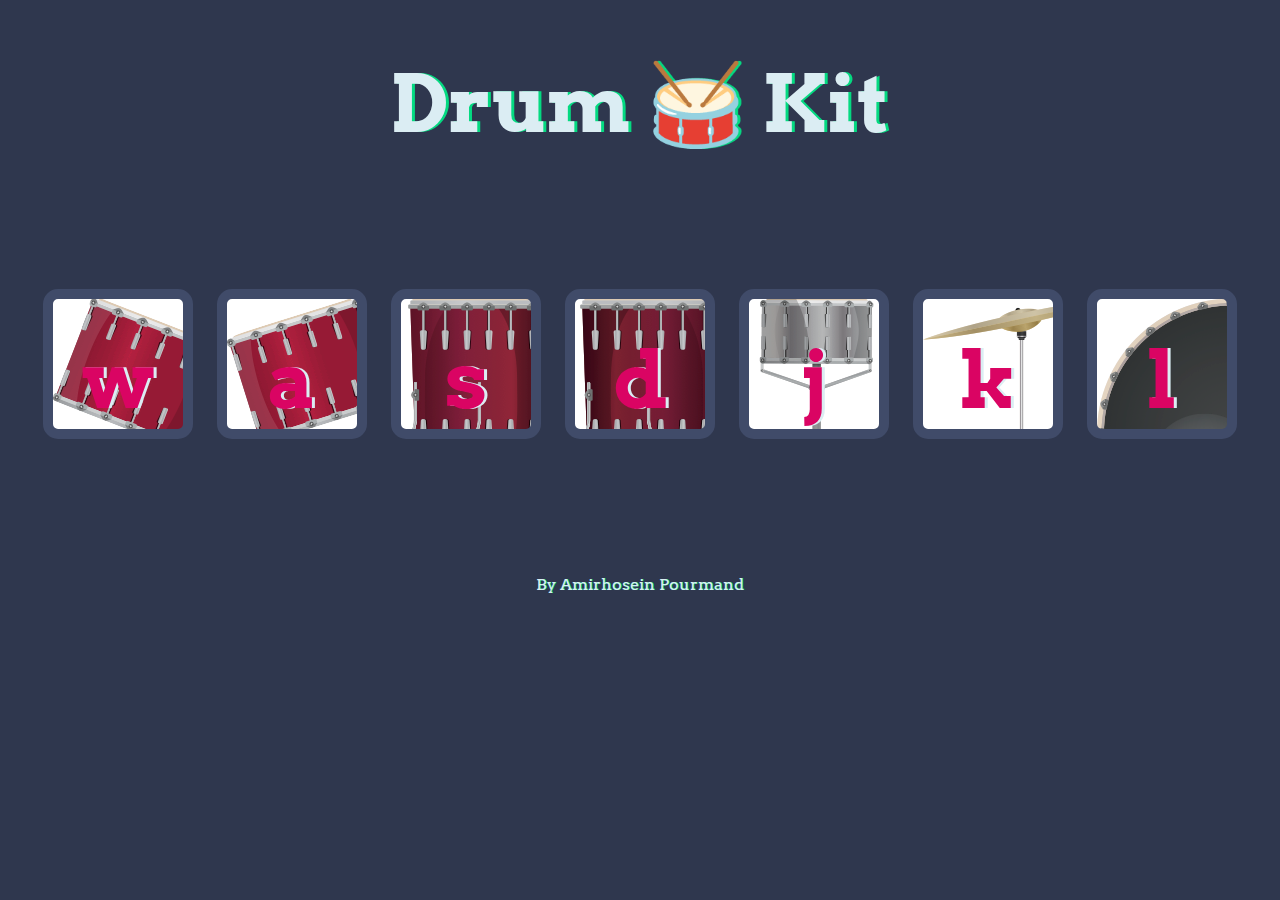
<file: Drum Kit/index.html>
<!DOCTYPE html>
<html lang="en" dir="ltr">

<head>
  <meta charset="utf-8">
  <title>Drum Kit</title>
  <link rel="stylesheet" href="styles.css">
  <link href="https://fonts.googleapis.com/css?family=Arvo" rel="stylesheet">
</head>

<body>

  <h1 id="title">Drum 🥁 Kit</h1>
  <div class="set">
    <button class="w drum">w</button>
    <button class="a drum">a</button>
    <button class="s drum">s</button>
    <button class="d drum">d</button>
    <button class="j drum">j</button>
    <button class="k drum">k</button>
    <button class="l drum">l</button>
  </div>


  <footer>
    By Amirhosein Pourmand
  </footer>
  <script src="index.js" charset="utf-8"></script>
</body>

</html>
</file>
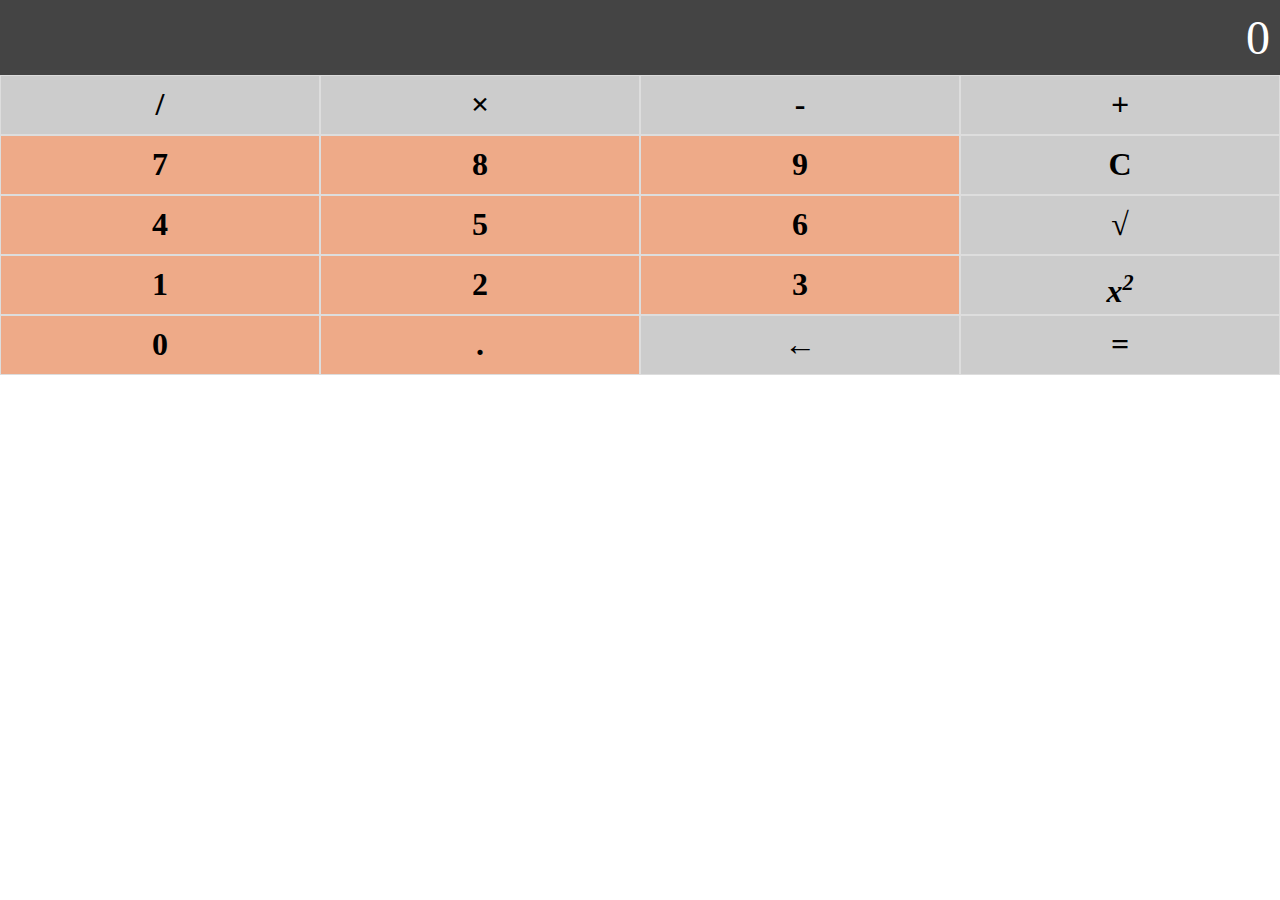
<file: Calculator/claculator.html>
<!DOCTYPE html>
<html lang="en">
<head>
    <meta charset="UTF-8">
    <meta name="viewport" content="width=device-width, initial-scale=1.0">
    <title>Calculator</title>
    <link rel="stylesheet" href="claculator.css" />
</head>
<body>
    <div id="main">
        <p id="display">0</p>

        <div id="buttons">
            <span id="divide">/</span>
            <span id="multiply">×</span>
            <span id="minus">-</span>
            <span id="plus">+</span>
            <span class="btn-number" data-input="7">7</span>
            <span class="btn-number" data-input="8">8</span>
            <span class="btn-number" data-input="9">9</span>
            <span id="clear">C</span>
            <span class="btn-number" data-input="4">4</span>
            <span class="btn-number" data-input="5">5</span>
            <span class="btn-number" data-input="6">6</span>
            <span id="root">√</span>
            <span class="btn-number" data-input="1">1</span>
            <span class="btn-number" data-input="2">2</span>
            <span class="btn-number" data-input="3">3</span>
            <span id="square"><i>x<sup><small>2</small></sup></i></span>
            <span class="btn-number" data-input="0">0</span>
            <span class="btn-number" data-input=".">.</span>
            <span id="backspace">←</span>
            <span id="equal1">=</span>
        </div>
    </div>
    <script src="claculator.js"></script>
</body>
</html>
</file>
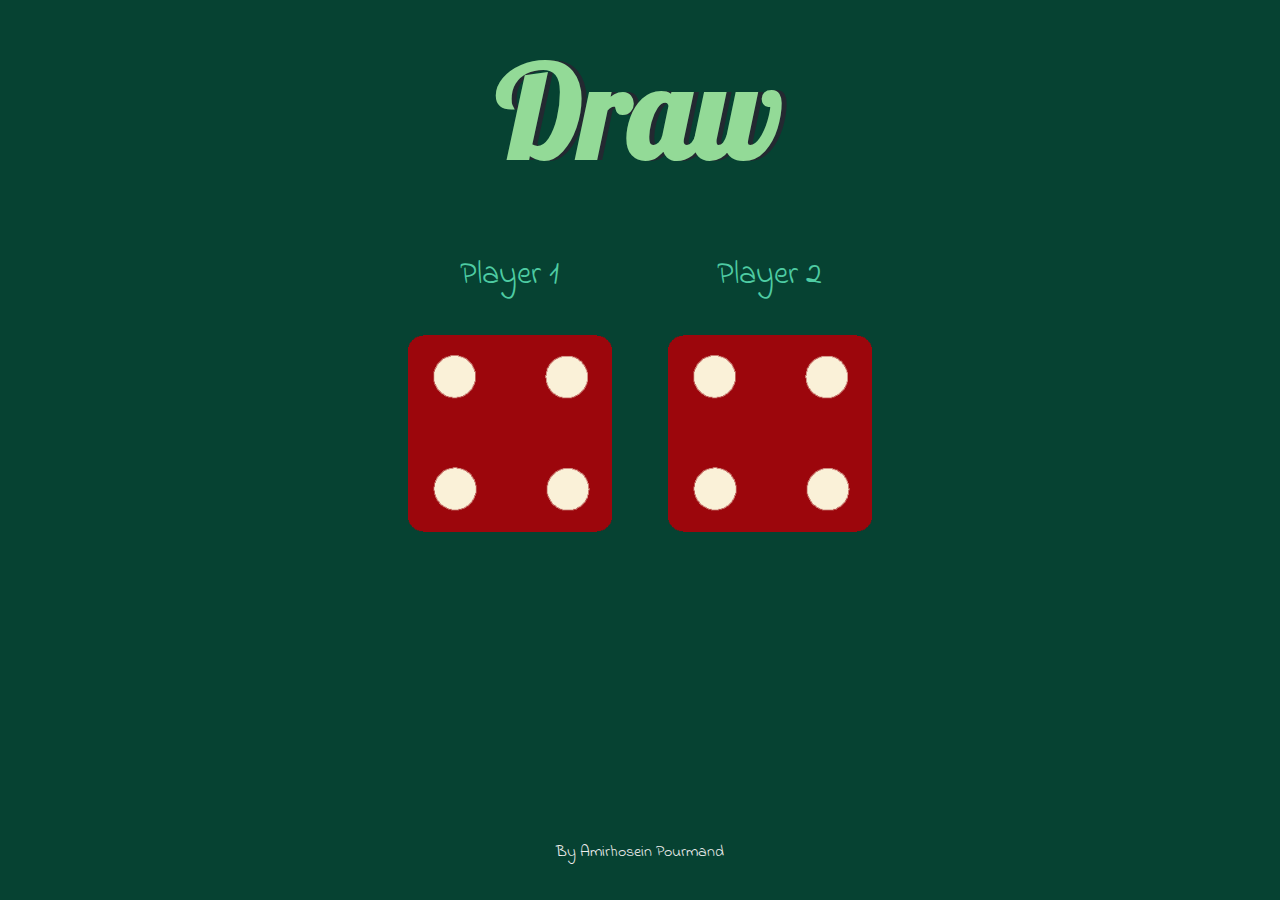
<file: Dice Game/dice.html>
<!DOCTYPE html>
<html lang="en" dir="ltr">
  <head>
    <meta charset="utf-8" />
    <title>Dicee</title>
    <link rel="stylesheet" href="styles.css" />
    <link
      href="https://fonts.googleapis.com/css?family=Indie+Flower|Lobster"
      rel="stylesheet"
    />
  </head>
  <body>
    <div class="container">
      <h1>Refresh Me</h1>

      <div class="dice">
        <p>Player 1</p>
        <img class="img1" src="./Images/dice6.png" />
      </div>

      <div class="dice">
        <p>Player 2</p>
        <img class="img2" src="./Images/dice6.png" />
      </div>
    </div>
    
    <script src="dice.js" charset="utf-8"></script>
    <footer>By Amirhosein Pourmand</footer>
  </body>
</html>
</file>
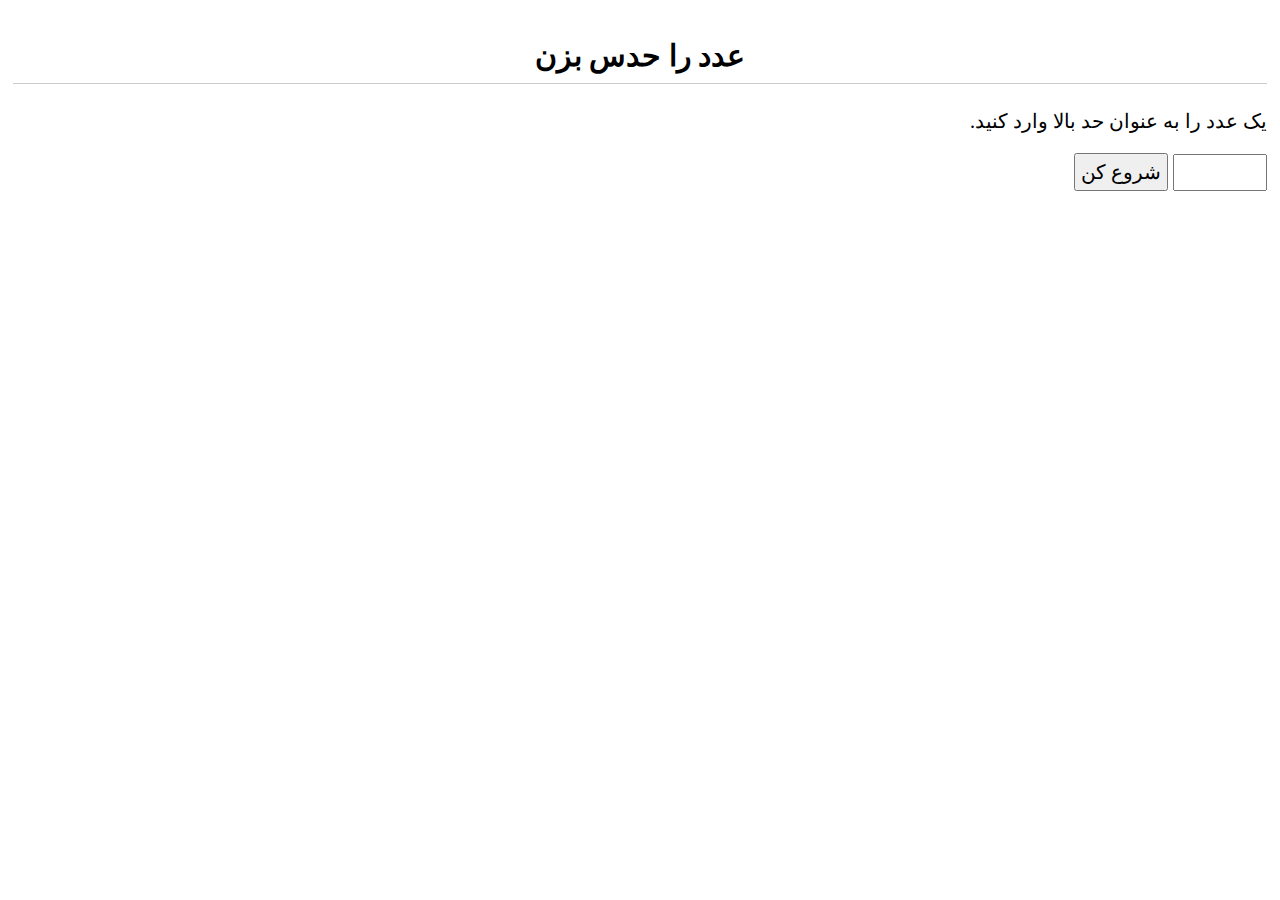
<file: Guess Number/guess-number.html>
<!DOCTYPE html>
<html lang="en">
<head>
    <meta charset="UTF-8">
    <meta name="viewport" content="width=device-width, initial-scale=1.0">
    <title>Guess the Number</title>
    <link rel="stylesheet" href="guess-number.css" />
</head>
<body>
    <div id="main">
        <h2>عدد را حدس بزن</h2>

        <div id="stage1">
            <p>یک عدد را به عنوان حد بالا وارد کنید.</p>
            <input type="text" id="maximum" />
            <button type="button" id="start">شروع کن</button>
        </div>

        <div id="stage2" class="hidden">
            <p>شما <span id="chances">0</span> بار فرصت حدس زدن دارید.</p>
            <input type="text" id="guess-number" />
            <button type="button" id="guess-button">حدس بزن</button>
            <p id="status">حدس های شما : </p>
        </div>
    </div>
    
    <script src="guess-number.js"></script>
</body>
</html>
</file>
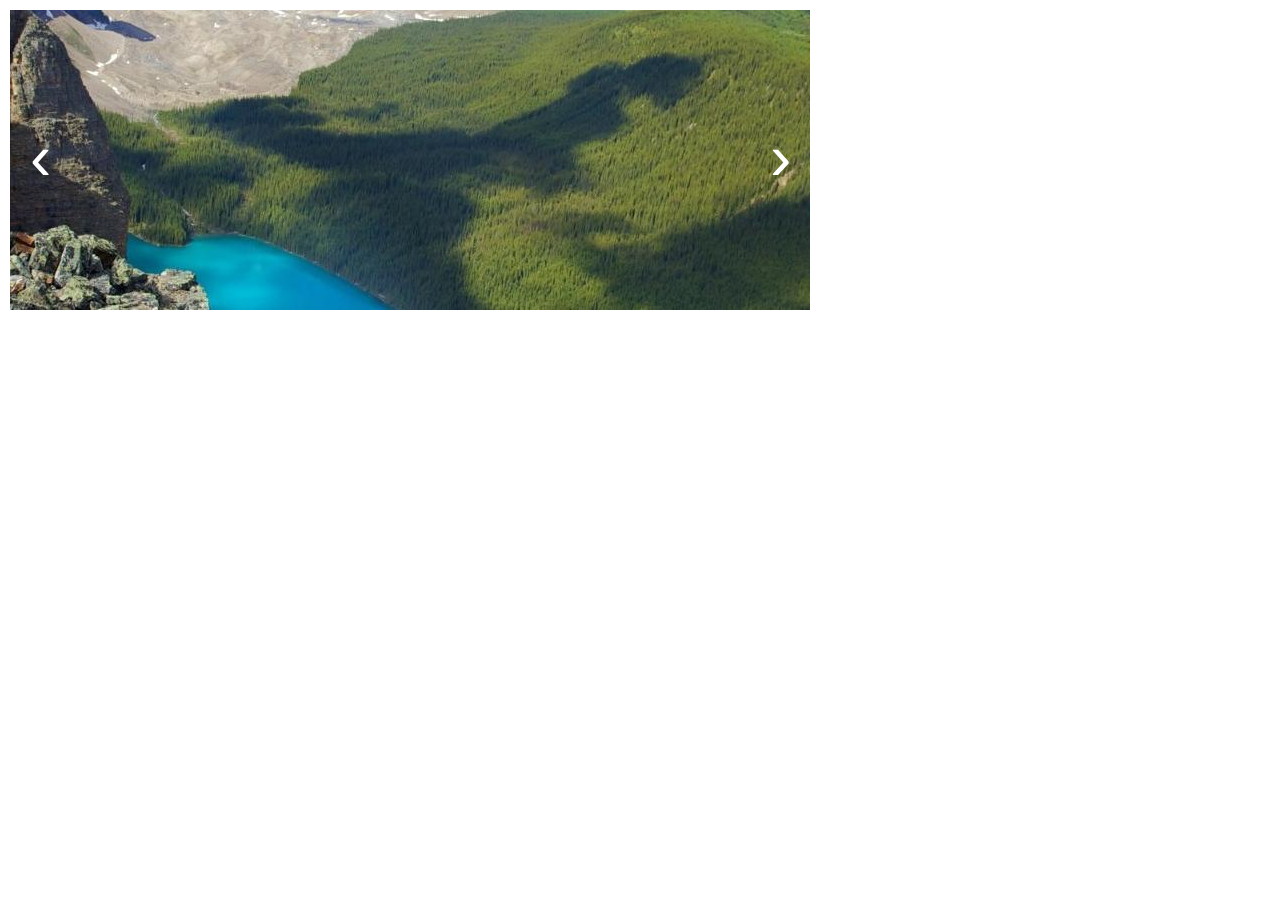
<file: Slider/slider.html>
<!DOCTYPE html>
<html lang="en">
<head>
    <meta charset="UTF-8">
    <title>Slider</title>
    <link rel="stylesheet" href="slider.css" />
</head>
<body>
    <div id="main">
        <div id="slider">
            <div id="slides">
                <div class="slide" style="left: 0">
                    <img src="./images/1.jpg" />
                </div>
                <div class="slide" style="left: 0">
                    <img src="./images/2.jpg" />
                </div>
                <div class="slide" style="left: 0">
                    <img src="./images/3.jpg" />
                </div>
                <div class="slide" style="left: 0">
                    <img src="./images/4.jpg" />
                </div>
            </div>
            <div>
                <button type="button" id="previous">&lsaquo;</button>
                <button type="button" id="next">&rsaquo;</button>
            </div>        
        </div>        
    </div>
    <script src="slider.js"></script>
</body>
</html>
</file>
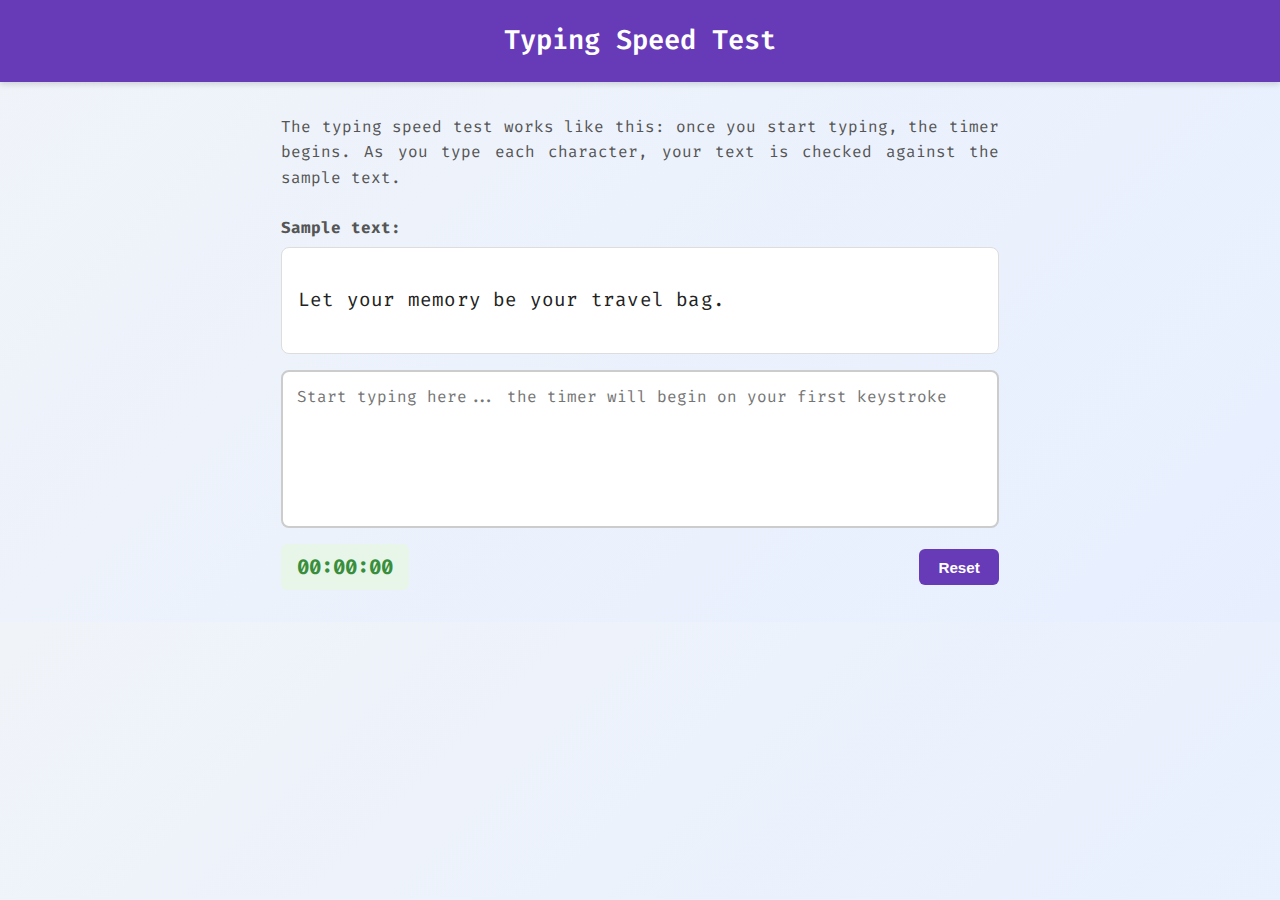
<file: Typing Speed Test/typing-speed-test.html>
<!DOCTYPE html>
<html lang="en-US" dir="ltr">

<head>
    <meta charset="UTF-8">
    <meta name="viewport" content="width=device-width, initial-scale=1">
    <title>Typing Speed Test</title>
    <link href="https://fonts.googleapis.com/css2?family=Fira+Code:wght@400;600&display=swap" rel="stylesheet">
    <link rel="stylesheet" href="typing-speed-test.css">
</head>

<body>
    <header class="masthead">
        <h1>Typing Speed Test</h1>
    </header>
    <main class="main">
        <article class="intro">
            <p>
                The typing speed test works like this: once you start typing, the timer begins.  
                As you type each character, your text is checked against the sample text.
            </p>
        </article>
        <section class="test-area">
            <div class="pattern" >
                Sample text:
            </div>
            <div id="origin-text">
                <p></p>
            </div>

            <div class="test-wrapper">
                <textarea id="test-area" name="textarea" rows="6" placeholder="Start typing here... the timer will begin on your first keystroke"></textarea>
            </div>

            <div class="meta">
                <section id="clock">
                    <div class="timer">00:00:00</div>
                </section>

                <button id="reset">Reset</button>
            </div>
        </section>
    </main>

    <script src="typing-speed-test.js" charset="UTF-8"></script>
</body>

</html>
</file>
<file: Drum Kit/styles.css>
body {
  text-align: center;
  background-color: #2f374e;
}

h1 {
  font-size: 5rem;
  color: #DBEDF3;
  font-family: "Arvo", cursive;
  text-shadow: 3px 0 #04da81;

}

footer {
  color: #DBEDF3;
  font-family: "Arvo", cursive;
  text-shadow: 1px 0 #04da81;
}

.w {
  background-image: url("images/tom1.png");
}

.a {
  background-image: url("images/tom2.png");
}

.s {
  background-image: url("images/tom3.png");
}

.d {
  background-image: url("images/tom4.png");
}

.j {
  background-image: url("images/snare.png");
}

.k {
  background-image: url("images/crash.png");
}

.l {
  background-image: url("images/kick.png");
}

.set {
  margin: 10% auto;
}

.game-over {
  background-color: red;
  opacity: 0.8;
}

.pressed {
  box-shadow: 0 3px 4px 0 #DBEDF3;
  opacity: 0.5;
}

.red {
  color: red;
}

.drum {
  outline: none;
  border: 10px solid #404B69;
  font-size: 5rem;
  font-family: 'Arvo', cursive;
  line-height: 2;
  font-weight: 900;
  color: #DA0463;
  text-shadow: 3px 0 #DBEDF3;
  border-radius: 15px;
  display: inline-block;
  width: 150px;
  height: 150px;
  text-align: center;
  margin: 10px;
  background-color: white;
}
</file>
<file: Calculator/claculator.css>
*{
    padding: 0;
    margin: 0;
    box-sizing: border-box;
    border: 0;
}
#margin{
    width: 90%;
    margin: 10px;
    max-width: 800px;
}
#display{
    background-color: #444;
    font-size: 48px;
    padding: 10px;
    text-align: right;
    color: white;
}
#buttons span{
    width: 25%;
    height: 60px;
    float: left;
    font-weight: bold;
    padding: 10px;
    text-align: center;
    font-size: 32px;
    border: 1px solid #ddd;
    cursor: pointer;
    transition-duration: 0.4s;
    background-color: #ccc;
    user-select: none;
    -moz-user-select: none;
    -ms-user-select: none;
}
#buttons span:hover{
    background-color: #68a;
}
#buttons .btn-number{
    background-color: #ea8;
}
</file>
<file: Dice Game/styles.css>
.container {
  width: 70%;
  margin: auto;
  text-align: center;
}

.dice {
  text-align: center;
  display: inline-block;

}

body {
  background-color: #064232;
}

h1 {
  margin: 30px;
  font-family: 'Lobster', cursive;
  text-shadow: 5px 0 #232931;
  font-size: 8rem;
  color: #93DA97;
}

p {
  font-size: 2rem;
  color: #4ECCA3;
  font-family: 'Indie Flower', cursive;
}

img {
  width: 80%;
}

footer {
  margin-top: 300px;
  color: #EEEEEE;
  text-align: center;
  font-family: 'Indie Flower', cursive;
}
</file>
<file: Guess Number/guess-number.css>
body, button, input{
    font-size: 20px;
    direction: rtl;
    font-family: Tahoma;
    padding: 5px;
}
input{
    width: 80px;
}
h2{
    text-align: center;
    border-bottom: 1px solid #ccc;
    padding-bottom: 10px;
}
#chances{
    font-weight: bold;
    color: red;
}
.blue{
    color: blue;
}
.red{
    color: red;
}
.hidden{
    display: none;
}
</file>
<file: Slider/slider.css>
*{
    padding: 0;
    margin: 0;
}
#slider{
    margin: 10px;
    width: 800px;
    height: 300px;
    overflow: hidden;
    position: relative;    
}
.slide{
    position: absolute;
}
button{
    font-size: 64px;
    color: white;
    background: transparent;
    border: none;    
    outline: none;    
    cursor: pointer;
    position: absolute;
    top: 110px;
    transition-duration: 0.3s;
}
#next{
    left: 760px;
}
#previous{
    left: 20px;
}
button:hover{
    color: lightgreen;
}
</file>
<file: Typing Speed Test/typing-speed-test.css>
* {
  box-sizing: border-box;
}

body {
  margin: 0;
  font-family: "Fira Code", monospace;
  background: linear-gradient(135deg, #f0f4f9, #e7efff);
  color: #222;
  line-height: 1.6;
  direction: ltr;
  text-align: left;
}

header.masthead {
  background: #673ab7;
  color: #fff;
  padding: 1.2rem;
  text-align: center;
  box-shadow: 0 2px 6px rgba(0,0,0,0.15);
}

header h1 {
  margin: 0;
  font-size: 1.7rem;
  font-weight: 600;
}

main {
  max-width: 750px;
  margin: 2rem auto;
  padding: 0 1rem;
}

.intro p {
  margin-bottom: 1.5rem;
  font-size: 1rem;
  color: #555;
  text-align: justify;
}

.pattern {
  margin: 1rem 0 0.4rem;
  font-weight: bold;
  color: #555;
}

#origin-text {
  background: #fff;
  border: 1px solid #ddd;
  border-radius: 8px;
  padding: 1rem;
  margin-bottom: 1rem;
  font-size: 1.2rem;
  line-height: 1.8;
  text-align: left;
  direction: ltr;
  letter-spacing: 0.2px;
  word-spacing: 0px;
}

.test-wrapper {
  border: 2px solid #ccc;
  border-radius: 8px;
  background: #fff;
  transition: border-color 0.3s;
}

.test-wrapper textarea {
  width: 100%;
  border: none;
  outline: none;
  padding: 0.9rem;
  font-size: 1rem;
  resize: none;
  font-family: inherit;
  display: block;
  background: transparent;
  direction: ltr;
  text-align: left;
}

.meta {
  display: flex;
  justify-content: space-between;
  align-items: center;
  margin-top: 1rem;
}

.timer {
  font-size: 1.3rem;
  font-weight: bold;
  color: #388e3c;
  background: #e8f5e9;
  padding: 0.4rem 1rem;
  border-radius: 6px;
}

#reset {
  background: #673ab7;
  font-weight: bold;
  color: #fff;
  border: none;
  padding: 0.6rem 1.2rem;
  border-radius: 6px;
  font-size: 0.95rem;
  cursor: pointer;
  transition: background 0.3s;
}

#reset:hover {
  background: #512da8;
}

@media (max-width: 500px) {
  main {
    padding: 0 0.5rem;
  }

  #origin-text, .test-wrapper {
    font-size: 1.1rem;
  }

  .timer, #reset {
    font-size: 1rem;
    padding: 0.4rem 0.8rem;
  }
}
</file>
